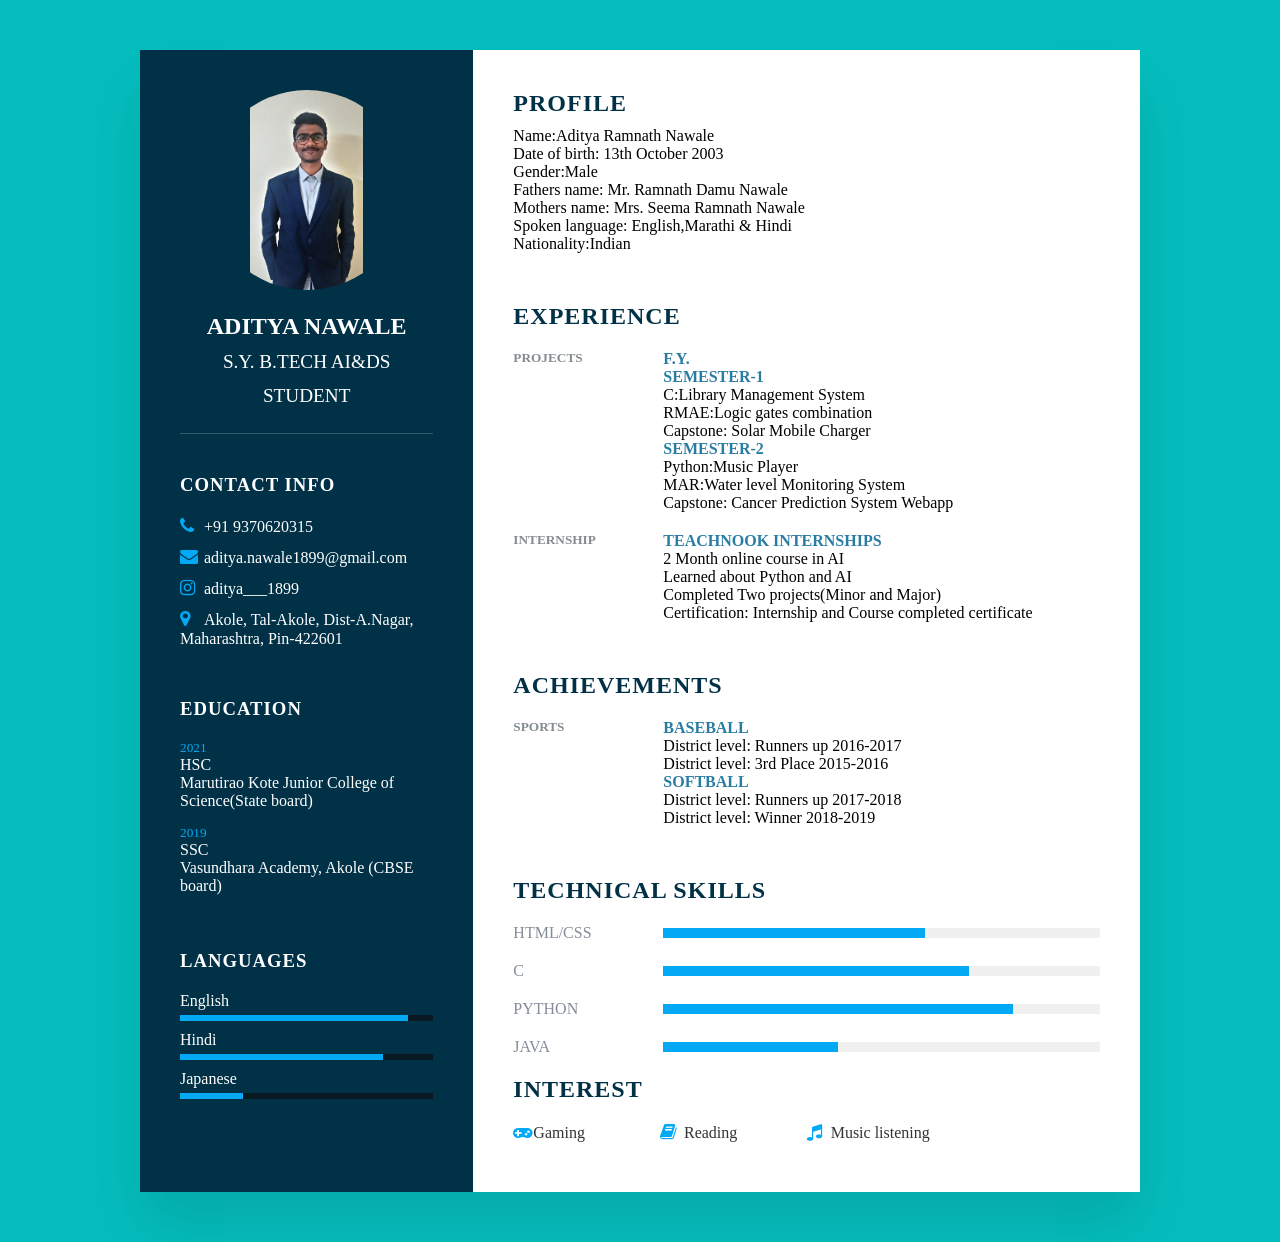
<file: Resume.html>
<!DOCTYPE html>
<html lang="en">
<head>
    <meta charset="UTF-8">
    <meta http-equiv="X-UA-Compatible" content="IE=edge">
    <meta name="viewport" content="width=device-width, initial-scale=1.0">
    <title>Resume</title>
    <link rel="stylesheet" href="https://cdnjs.cloudflare.com/ajax/libs/font-awesome/4.7.0/css/font-awesome.css" integrity="sha512-5A8nwdMOWrSz20fDsjczgUidUBR8liPYU+WymTZP1lmY9G6Oc7HlZv156XqnsgNUzTyMefFTcsFH/tnJE/+xBg==" crossorigin="anonymous" referrerpolicy="no-referrer" /> 
    <link href="Resume.css" rel="stylesheet" type="text/css" >
    
</head>
<body>
    <div class="container">
        <div class="left_side">
            <div class="profileText">
                <div class="imgBx">
                    <img src="5.jpg">
                </div>
                <h2>Aditya Nawale<br><span>S.Y. B.Tech AI&DS Student</span></h2>
            </div>

            <div class="contactInfo">
                <h3 class="title">Contact Info</h3>
                <ul>
                    <li> 
                        <span class = "icon"><i class="fa fa-phone" aria-hidden="true"></i> </span>
                        <span class = "text">+91 9370620315 </span>
                    </li>
                    <li>
                        <span class = "icon"><i class="fa fa-envelope" aria-hidden="true"></i> </span >
                        <span class = "text"> aditya.nawale1899@gmail.com </span>
                    </li>
                    <li>                      
                        <span class = "icon"><i class="fa fa-instagram" aria-hidden="true"></i></span >
                        <span class = "text">  aditya___1899 </span>
                    </li>
                    <li>
                        <span class = "icon"><i class="fa fa-map-marker" aria-hidden="true"></i></span >
                        <span class = "text"> Akole, Tal-Akole, Dist-A.Nagar, Maharashtra, Pin-422601</span >
                    </li >
                </ul>
            </div>

            <div class="contactInfo education">
                <h3 class="title">Education</h3>
                <ul>
                    <li>
                        <h5 > 2021 </h5 >
                        <h4 > HSC </h4 >
                        <h4 > Marutirao Kote Junior College of Science(State board) </h4 >
                    </li >
                    <li >
                        <h5> 2019 </h5>
                        <h4> SSC </h4>
                        <h4> Vasundhara Academy, Akole (CBSE board)  </h4>
                        
                    </li >
                </ul>
            </div>

            <div class="contactInfo language">
                <h3 class="title">Languages</h3>
                <ul>
                    <li>
                        <span class="text">English</span>
                        <span class="percent">
                            <div style="width: 90%;"></div>
                        </span>
                    </li>
                    <li >
                        <span class="text">Hindi</span>
                        <span class="percent">
                            <div style="width: 80%;"></div>
                        </span>                       
                    </li >
                    <li>
                        <span class="text">Japanese</span>
                        <span class="percent">
                            <div style="width: 25%;"></div>
                        </span>
                    </li>
                </ul>
            </div>
        </div>

        <div class="right_side">
            <div class="about">
                <h2 class="title2">Profile</h2>
                <p>
                    Name:Aditya Ramnath Nawale<br>
                    Date of birth: 13th October 2003<br>
                    Gender:Male<br>
                    Fathers name: Mr. Ramnath Damu Nawale<br>
                    Mothers name: Mrs. Seema Ramnath Nawale<br>
                    Spoken language: English,Marathi & Hindi<br>
                    Nationality:Indian<br>
                    
                     
                </p>
            </div>
            <div class="about">
                <h2 class="title2">Experience</h2>
                <div class="box">
                    <div class="year_company">   
                        <h5>Projects</h5>                   

                    </div>
                    <div class="text">
                        <h4>
                            F.Y.<br>
                            Semester-1
                        </h4>
                        <p>
                            C:Library Management System<br>
                            RMAE:Logic gates combination<br>
                            Capstone: Solar Mobile Charger<br>
                            
                        </p>
                        <h4>
                            Semester-2
                        </h4>
                        <p>
                            Python:Music Player<br>
                            MAR:Water level Monitoring System<br>
                            Capstone: Cancer Prediction System Webapp<br>
                            
                        </p>


                    </div>
                </div>
                <div class="box">
                    <div class="year_company">   
                        <h5>Internship</h5>                  

                    </div>
                    <div class="text">
                        <h4>
                            Teachnook Internships
                        </h4>
                        <p>
                            2 Month online course in AI<br>
                            Learned about Python and AI<br>
                            Completed Two projects(Minor and Major)<br>
                            Certification: Internship and Course completed certificate
                            
                        </p>
                        
                    </div>
                </div>
               
            </div>
            <div class="about">
                <h2 class="title2">Achievements</h2>
                <div class="box">
                    <div class="year_company">   
                        <h5>Sports</h5>                   

                    </div>
                    <div class="text">
                        <h4>
                            Baseball<br>
                        </h4>
                        <p>
                            District level: Runners up 2016-2017<br>
                            District level: 3rd Place  2015-2016<br>
                            
                        </p>
                        <h4>
                            Softball
                        </h4>
                        <p>
                            District level: Runners up 2017-2018<br>
                            District level: Winner 2018-2019<br>
                        </p>


                    </div>
               
                        
                    
                </div>
               
            </div>

            <div class = " about skills " >
                <h2 class = " title2 " > Technical Skills </h2 >
                    <div class = " box " >
                        <h4 > Html/CSS </h4 >
                        <div class = " percent " > 
                            <div style="width:60%;"></div>
                        </div >
                    </div >
                    <div class = " box " >
                        <h4 > C</h4 >
                        <div class = " percent " >
                            <div style="width:70%;"></div>
                        </div >
                    </div >
                    <div class = " box " >
                        <h4 > Python </h4 >
                        <div class = " percent " >
                            <div style="width:80%;"></div>
                        </div >
                    </div >
                    <div class = " box " >
                        <h4 > JAVA </h4 >
                        <div class = " percent " >
                            <div style="width:40%;"></div>
                        </div >
                    </div >
            
            <div class = " about interest " >
                <h2 class = " title2 " > Interest </h2 >
                    <ul >
                      <li ><i class="fa fa-gamepad" aria-hidden="true"></i>Gaming </li>
                      <li ><i class="fa fa-book" aria-hidden="true"></i> Reading </li >
                      <li ><i class="fa fa-music" aria-hidden="true"></i> Music listening</li>
                    </ul >
            </div >

        </div>
         
            


    </div>
   
</body>
</html>
</file>
<file: Resume.css>
@import url(' https://fonts.googleapis.com/css?family=Poppins : 200 , 300 , 400 , 500 , 600 , 700 , 800 , 900&display=swap ' ) ;

*
{
    margin: 0;
    padding: 0;
    box-sizing: border-box;
    font-family: 'Garamond', serif;

}
body{
    display: flex;
    background:rgb(5, 189, 189);
    align-items: center;
    justify-content: center;
    min-height: 100vh;
}
.container{
    position: relative;
    width:100%;
    max-width: 1000px;
    min-height: 1000px;
    background: white;
    display: grid; 
    margin: 50px;
    grid-template-columns: 1fr 2fr;
    box-shadow: 0 35px 55px rgba(0,0,0,0.1);
} 

.container .left_side{
    position:relative;
    background: #003147;
    padding: 40px;
} 

.profileText{
    position: relative;
    display: flex;
    flex-direction: column;
    align-items: center;
    padding-bottom: 20px;
    border-bottom: 1px solid rgba(255,255,255,.2);

}

.profileText .imgBx img{
    position: absolute;
    top: 0;
    left:0;
    width:100%;
    height:100%;
    object-fit:contain;
}

.profileText .imgBx {
    position: relative;
    border-radius: 50%;
    width:200px;
    height:200px;
    overflow: hidden;
}

.profileText h2{
    color:#fff;
    font-size:1.5em;
    margin-top:20px;
    text-transform:uppercase;
    text-align: center;
    font-weight: 600;
    line-height: 1.4em;

}

.profileText h2 span{
    font-size: .8em;
    font-weight: 300;
}
 
.contactInfo {
padding-top : 40px ;
}

.title{
    color : #fff ;
    text-transform : uppercase ;
    font-weight : 600 ;
    letter-spacing : 1px ;
    margin-bottom : 20px ;
}

.contactInfo ul
{
position: relative ;
}

.contactInfo ul li
{
position : relative ;
list-style : none ;
margin : 10px 0 ;
cursor : pointer ;
}

.contactInfo ul li .icon{

display: inline-block ;
width: 20px;
font-size: 18px;
color:#03a9f4; 
}

.contactInfo ul li span{
    color:#fff;
    font-weight: 300;
}

.contactInfo.education li{

    margin-bottom: 15px ;
}

.contactInfo.education h5{

    color : #03a9f4;
    font-weight: 500;
}

.contactInfo.education h4:nth-child(2){
    color: #fff ;
    font-weight: 500 ;
}

.contactInfo.education h4{

    color : #fff ;
    font-weight: 300 ;
}


.contactInfo.language .percent{
    position:relative;
    width:100%;
    height:6px;
    display: block;
    background: #081921;
    margin-top: 5px;
}

.contactInfo.language .percent div{
    position:absolute;
    top:0;
    left:0;
    height:100%;
    background: #03a9f4;
   
}

.container .right_side{
    position:relative;
    background: #fff;
    padding: 40px;
}

.about
{
  margin-bottom : 50px ;
}

.about:last-child
{
 margin-bottom: 0 ;
}

.title2
{
    color : #003147 ;
    text-transform : uppercase ;
    letter-spacing : 1px ;
    margin-bottom : 10px ;

}

.about .box{
    display: flex;
    flex-direction: row;
    margin: 20px 0;
}

.about .box .year_company{
    min-width: 150px;
}

.about .box .year_company h5{
    text-transform: uppercase;
    color: #848c90;
    font-weight: 600;
}

.about .box .text h4{
    color:#2a7da2;
    font: size 16px;
    text-transform:uppercase;
}

.skills .box{
    position: relative;
    width:100%;
    display:grid;
    grid-template-columns: 150px 1fr;
    justify-content: center;
    align-items: center;
}

.skills .box h4
{
  text-transform : uppercase ;
  color: #848c99 ;
  font-weight : 500 ;
}
.skills .box .percent
{
    position: relative ;
    width : 100% ;
    height: 10px ;
    background: #f0f0f0

}
 
.skills .box .percent div
{
    position: absolute ;
    top: 0 ;
    left: 0 ;
    height: 100% ;
    background: #03a9f4;
}

.interest ul{
    display: grid;
    grid-template-columns: repeat(4,1fr);

}

.interest ul li{
    list-style: none;
    color:#333;
    font: weight 500px;
    margin: 10px 0;
}

.interest ul li .fa{
    color:#03a9f4;
    font-size: 18px;
    width:20px;
}

 
@media (max-width:1000px){
    .container{
        margin:10px;
        grid-template-columns: repeat(1,1fr);
    }
    .interest ul{
        grid-template-columns: repeat(2,1fr);
    }
}

@media ( max-width : 600px )
{
  .about .box
 {
    flex-direction : column ;
 }
  .about .box .year_company
 {
   margin-bottom : 5px ;
  }
   
.interest ul
{
    grid-template-columns : repeat ( 1,1fr ) ;
} ►

.skills .box
{
   grid-template-columns : repeat ( 1,1fr ) ;
}
}
</file>
